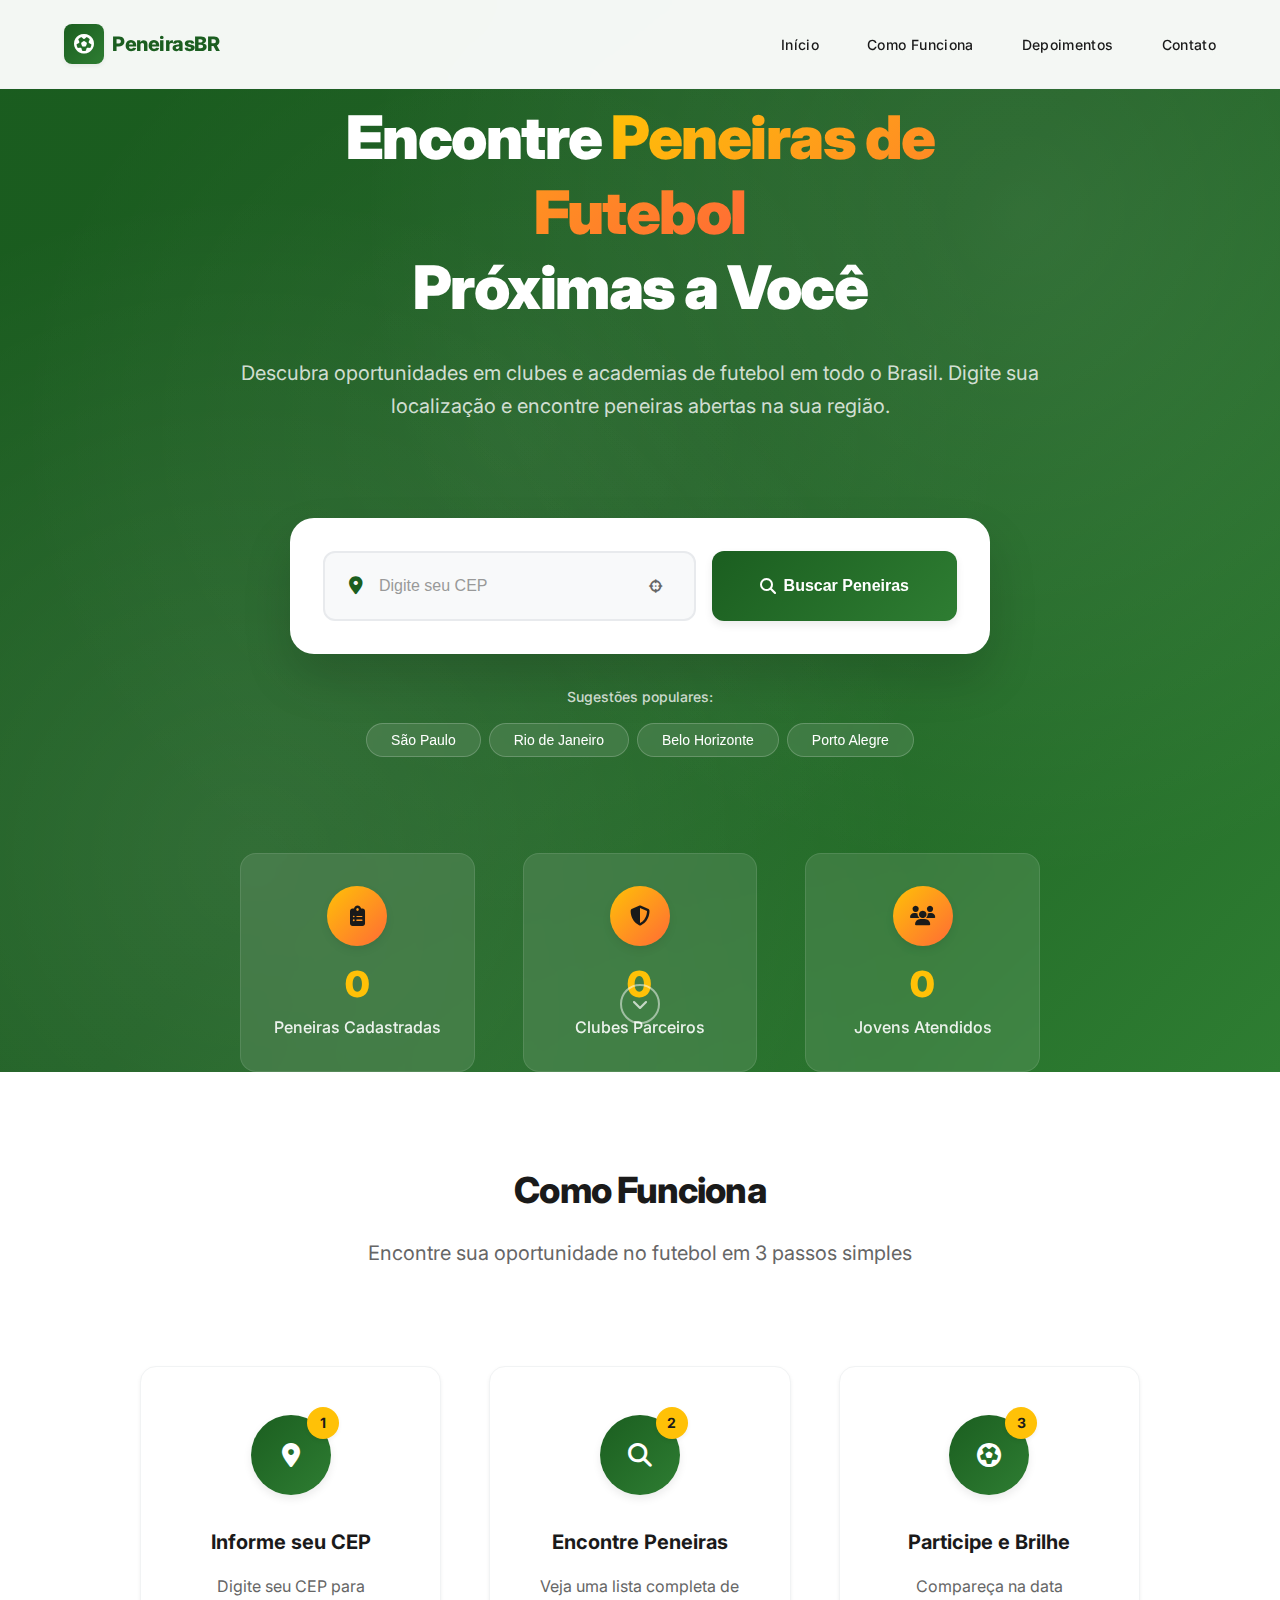
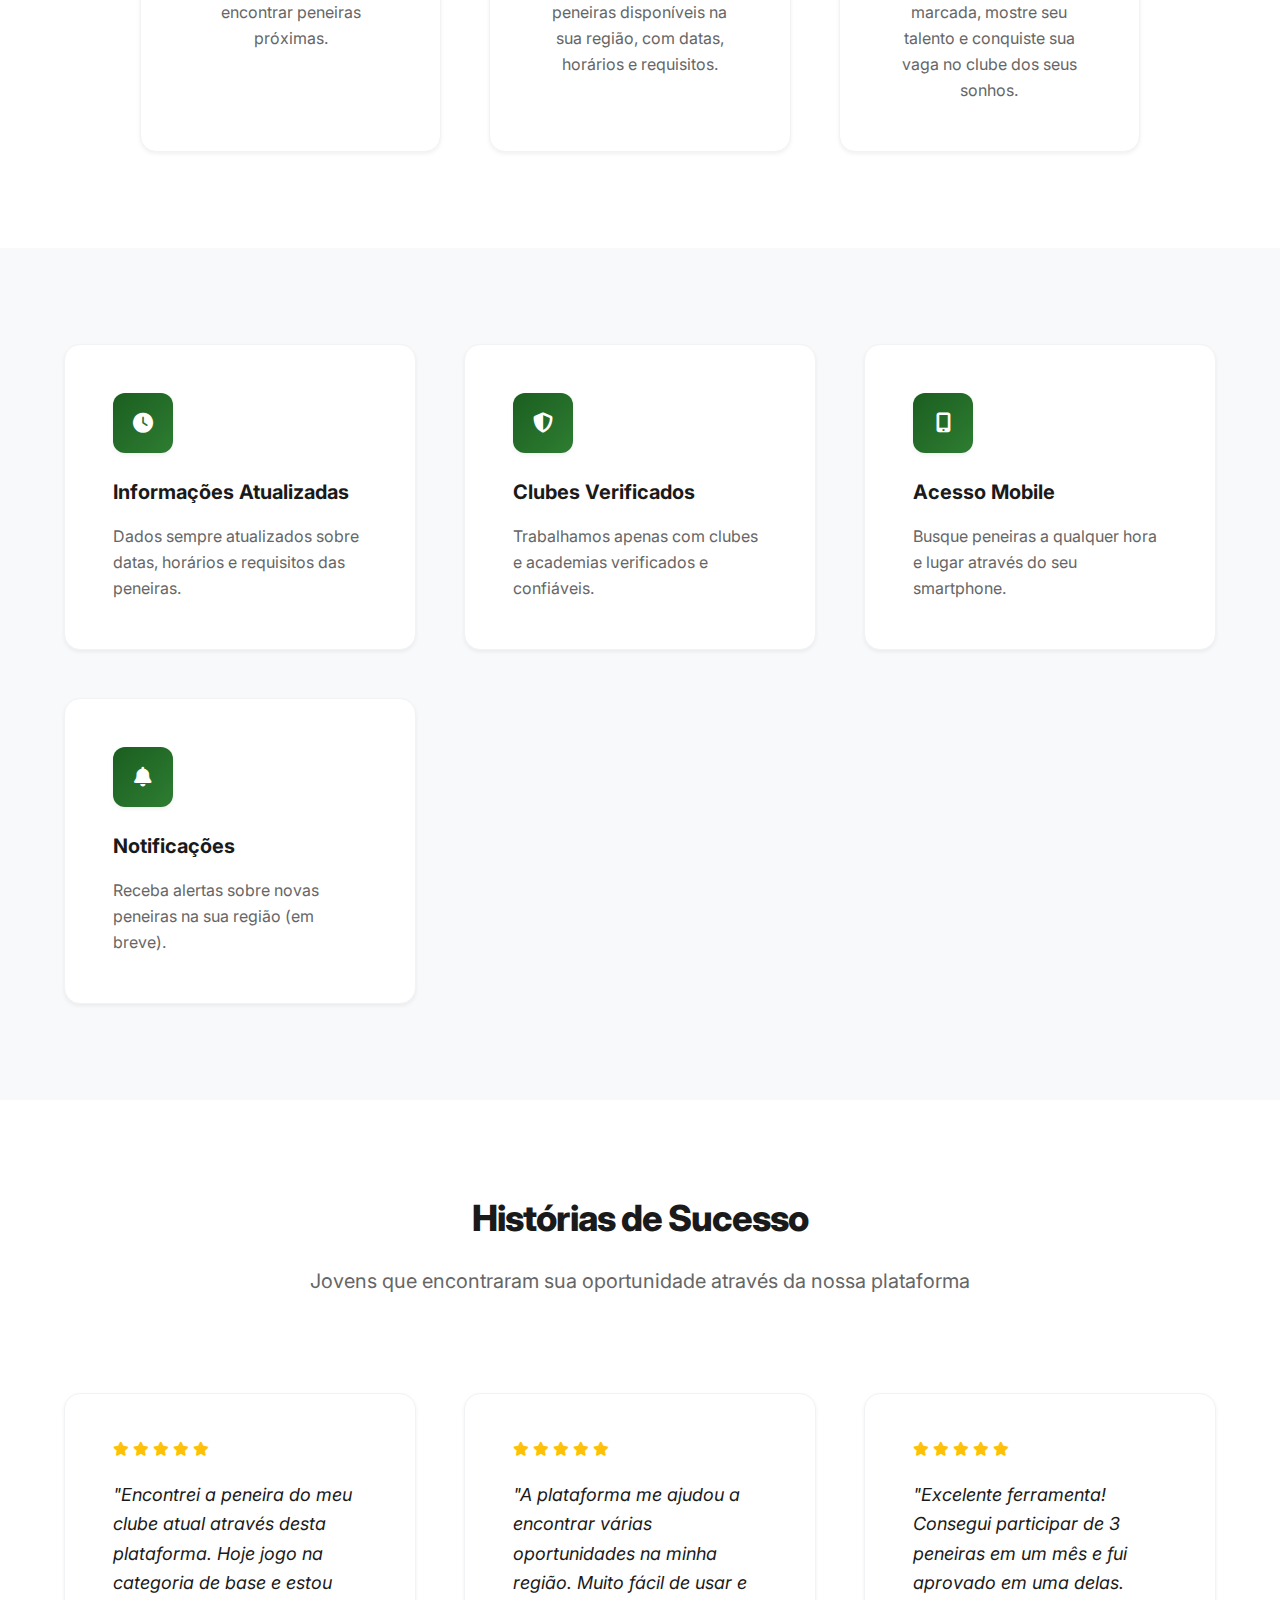
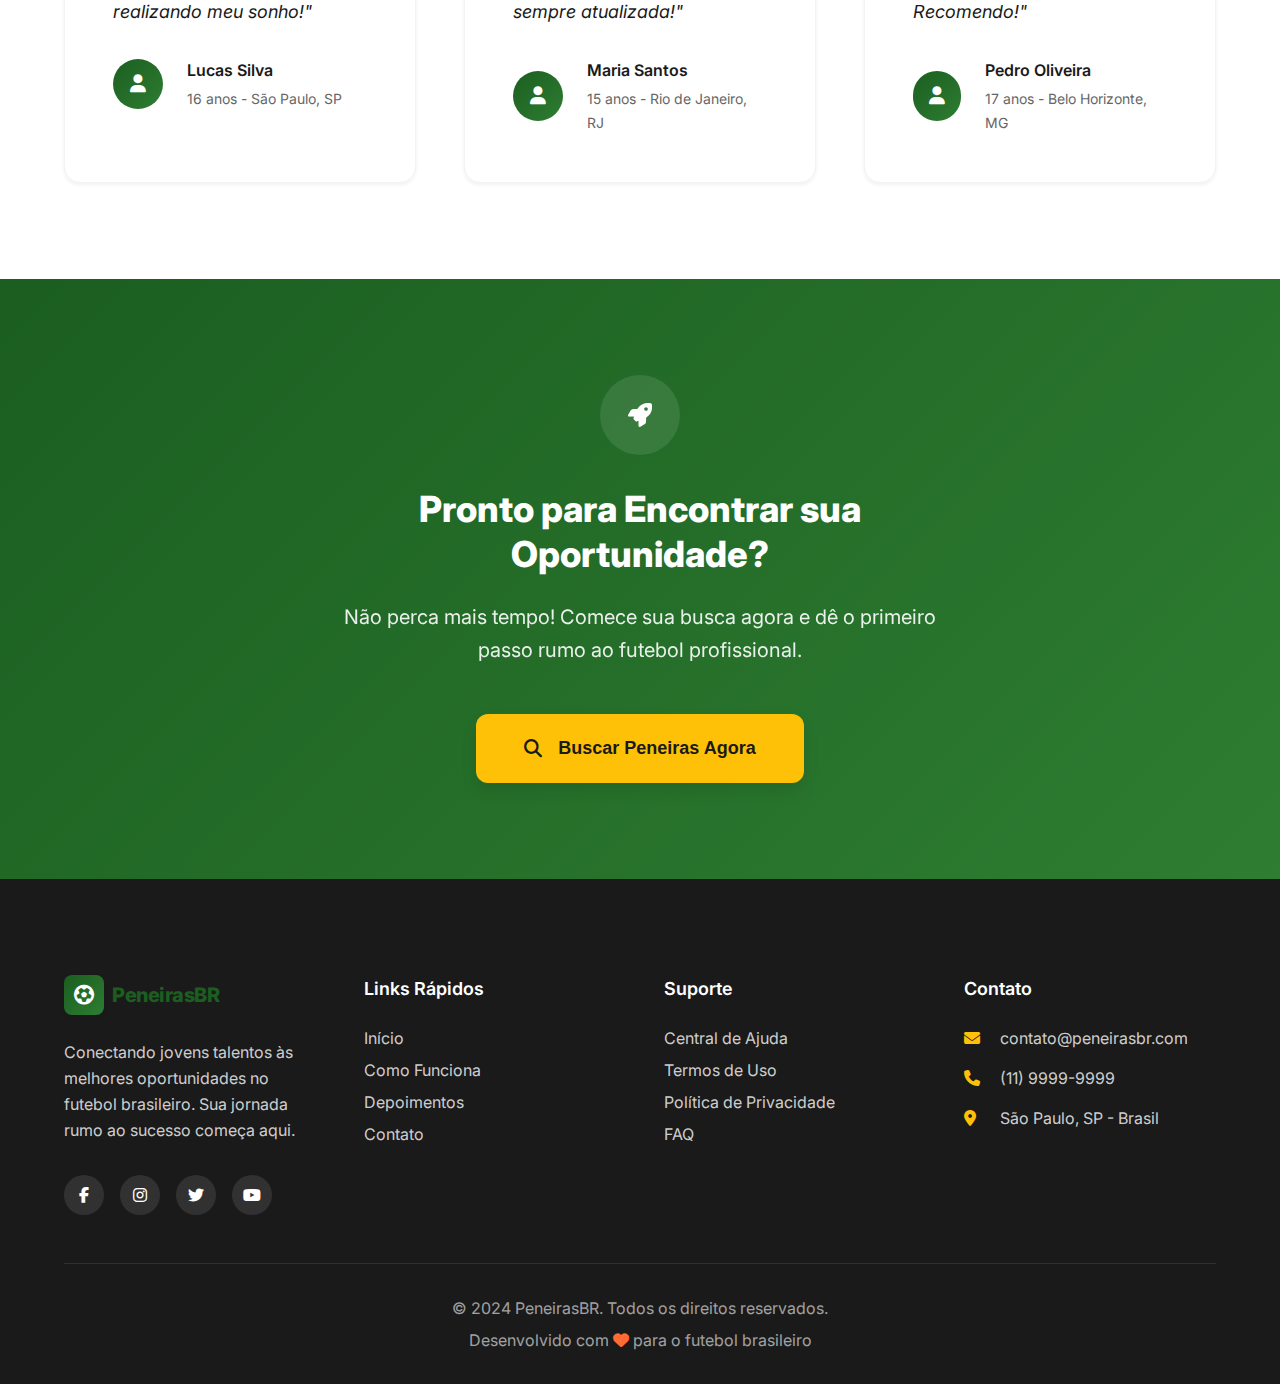
<file: index.html>
<!DOCTYPE html>
<html lang="pt-BR">
<head>
    <meta charset="UTF-8">
    <meta name="viewport" content="width=device-width, initial-scale=1.0">
    <title>PeneirasBR - Encontre Oportunidades no Futebol</title>
    <meta name="description" content="Encontre peneiras de futebol próximas à sua localização. Descubra oportunidades em clubes e academias de futebol em todo o Brasil.">
    <link rel="stylesheet" href="style.css">
    <link href="https://fonts.googleapis.com/css2?family=Inter:wght@300;400;500;600;700;800;900&display=swap" rel="stylesheet">
    <link rel="stylesheet" href="https://cdnjs.cloudflare.com/ajax/libs/font-awesome/6.4.0/css/all.min.css">
    <link rel="icon" href="data:image/svg+xml,<svg xmlns='http://www.w3.org/2000/svg' viewBox='0 0 100 100'><text y='.9em' font-size='90'>⚽</text></svg>">
</head>
<body>
    <!-- Header -->
    <header class="header">
        <nav class="nav">
            <div class="nav-container">
                <div class="nav-logo">
                    <div class="logo-icon">
                        <i class="fas fa-futbol"></i>
                    </div>
                    <span class="logo-text">PeneirasBR</span>
                </div>
                <ul class="nav-menu">
                    <li><a href="#inicio" class="nav-link">Início</a></li>
                    <li><a href="#como-funciona" class="nav-link">Como Funciona</a></li>
                    <li><a href="#depoimentos" class="nav-link">Depoimentos</a></li>
                    <li><a href="#contato" class="nav-link">Contato</a></li>
                </ul>
                <div class="nav-toggle" id="nav-toggle">
                    <span></span>
                    <span></span>
                    <span></span>
                </div>
            </div>
        </nav>
    </header>

    <!-- Hero Section -->
    <section id="inicio" class="hero">
        <div class="hero-background">
            <div class="hero-overlay"></div>
            <div class="hero-particles"></div>
        </div>
        <div class="hero-content">
            <div class="container">
                <div class="hero-text">
                    <h1 class="hero-title">
                        Encontre <span class="highlight">Peneiras de Futebol</span> 
                        <br>Próximas a Você
                    </h1>
                    <p class="hero-description">
                        Descubra oportunidades em clubes e academias de futebol em todo o Brasil. 
                        Digite sua localização e encontre peneiras abertas na sua região.
                    </p>
                </div>
                
                <div class="search-container">
                    <div class="search-box">
                        <div class="search-input-group">
                            <div class="input-wrapper">
                                <i class="fas fa-map-marker-alt search-icon"></i>
                                <input 
                                    type="number" 
                                    id="cep-input" 
                                    placeholder="Digite seu CEP"
                                    class="search-input"
                                >
                                <button type="button" id="get-location-btn" class="location-btn" title="Usar minha localização atual">
                                    <i class="fas fa-crosshairs"></i>
                                </button>
                            </div>
                            <button type="button" id="search-btn" class="search-button">
                                <i class="fas fa-search"></i>
                                <span>Buscar Peneiras</span>
                            </button>
                        </div>
                    </div>
                    
                    <div class="search-suggestions">
                        <span class="suggestions-label">Sugestões populares:</span>
                        <div class="suggestions-buttons">
                            <button class="suggestion-btn" data-location="São Paulo, SP">São Paulo</button>
                            <button class="suggestion-btn" data-location="Rio de Janeiro, RJ">Rio de Janeiro</button>
                            <button class="suggestion-btn" data-location="Belo Horizonte, MG">Belo Horizonte</button>
                            <button class="suggestion-btn" data-location="Porto Alegre, RS">Porto Alegre</button>
                        </div>
                    </div>
                </div>

                <div class="hero-stats">
                    <div class="stat-item">
                        <div class="stat-icon">
                            <i class="fas fa-clipboard-list"></i>
                        </div>
                        <span class="stat-number" data-target="10000">0</span>
                        <span class="stat-label">Peneiras Cadastradas</span>
                    </div>
                    <div class="stat-item">
                        <div class="stat-icon">
                            <i class="fas fa-shield-alt"></i>
                        </div>
                        <span class="stat-number" data-target="350">0</span>
                        <span class="stat-label">Clubes Parceiros</span>
                    </div>
                    <div class="stat-item">
                        <div class="stat-icon">
                            <i class="fas fa-users"></i>
                        </div>
                        <span class="stat-number" data-target="100000">0</span>
                        <span class="stat-label">Jovens Atendidos</span>
                    </div>
                </div>
            </div>
        </div>
        <div class="scroll-indicator">
            <div class="scroll-arrow">
                <i class="fas fa-chevron-down"></i>
            </div>
        </div>
    </section>

    <!-- Results Section -->
    <section id="results" class="results-section" style="display: none;">
        <div class="container">
            <div class="results-header">
                <h2 class="section-title">Peneiras Encontradas</h2>
                <div class="results-filters">
                    <button class="filter-btn active" data-filter="all">Todas</button>
                    <button class="filter-btn" data-filter="distance">Mais Próximas</button>
                    <button class="filter-btn" data-filter="date">Mais Recentes</button>
                </div>
            </div>
            <div id="results-container" class="results-grid">
                <!-- Results will be populated by JavaScript -->
            </div>
            <div id="no-results" class="no-results" style="display: none;">
                <div class="no-results-icon">
                    <i class="fas fa-search"></i>
                </div>
                <h3>Nenhuma peneira encontrada</h3>
                <p>Não encontramos peneiras na sua região no momento. Tente expandir sua busca ou verifique novamente em breve.</p>
                <button class="btn-primary" onclick="document.getElementById('cep-input').focus()">
                    Tentar Nova Busca
                </button>
            </div>
        </div>
    </section>

    <!-- How It Works Section -->
    <section id="como-funciona" class="how-it-works">
        <div class="container">
            <div class="section-header">
                <h2 class="section-title">Como Funciona</h2>
                <p class="section-subtitle">Encontre sua oportunidade no futebol em 3 passos simples</p>
            </div>
            
            <div class="steps-container">
                <div class="steps-grid">
                    <div class="step-card" data-step="1">
                        <div class="step-icon">
                            <i class="fas fa-map-marker-alt"></i>
                            <span class="step-number">1</span>
                        </div>
                        <div class="step-content">
                            <h3>Informe seu CEP</h3>
                            <p>Digite seu CEP para encontrar peneiras próximas.</p>
                        </div>
                    </div>
                    
                    <div class="step-card" data-step="2">
                        <div class="step-icon">
                            <i class="fas fa-search"></i>
                            <span class="step-number">2</span>
                        </div>
                        <div class="step-content">
                            <h3>Encontre Peneiras</h3>
                            <p>Veja uma lista completa de peneiras disponíveis na sua região, com datas, horários e requisitos.</p>
                        </div>
                    </div>
                    
                    <div class="step-card" data-step="3">
                        <div class="step-icon">
                            <i class="fas fa-futbol"></i>
                            <span class="step-number">3</span>
                        </div>
                        <div class="step-content">
                            <h3>Participe e Brilhe</h3>
                            <p>Compareça na data marcada, mostre seu talento e conquiste sua vaga no clube dos seus sonhos.</p>
                        </div>
                    </div>
                </div>
                <div class="steps-connector"></div>
            </div>
        </div>
    </section>

    <!-- Features Section -->
    <section class="features">
        <div class="container">
            <div class="features-grid">
                <div class="feature-card">
                    <div class="feature-icon">
                        <i class="fas fa-clock"></i>
                    </div>
                    <div class="feature-content">
                        <h3>Informações Atualizadas</h3>
                        <p>Dados sempre atualizados sobre datas, horários e requisitos das peneiras.</p>
                    </div>
                </div>
                
                <div class="feature-card">
                    <div class="feature-icon">
                        <i class="fas fa-shield-alt"></i>
                    </div>
                    <div class="feature-content">
                        <h3>Clubes Verificados</h3>
                        <p>Trabalhamos apenas com clubes e academias verificados e confiáveis.</p>
                    </div>
                </div>
                
                <div class="feature-card">
                    <div class="feature-icon">
                        <i class="fas fa-mobile-alt"></i>
                    </div>
                    <div class="feature-content">
                        <h3>Acesso Mobile</h3>
                        <p>Busque peneiras a qualquer hora e lugar através do seu smartphone.</p>
                    </div>
                </div>
                
                <div class="feature-card">
                    <div class="feature-icon">
                        <i class="fas fa-bell"></i>
                    </div>
                    <div class="feature-content">
                        <h3>Notificações</h3>
                        <p>Receba alertas sobre novas peneiras na sua região (em breve).</p>
                    </div>
                </div>
            </div>
        </div>
    </section>

    <!-- Testimonials Section -->
    <section id="depoimentos" class="testimonials">
        <div class="container">
            <div class="section-header">
                <h2 class="section-title">Histórias de Sucesso</h2>
                <p class="section-subtitle">Jovens que encontraram sua oportunidade através da nossa plataforma</p>
            </div>
            
            <div class="testimonials-grid">
                <div class="testimonial-card">
                    <div class="testimonial-rating">
                        <i class="fas fa-star"></i>
                        <i class="fas fa-star"></i>
                        <i class="fas fa-star"></i>
                        <i class="fas fa-star"></i>
                        <i class="fas fa-star"></i>
                    </div>
                    <div class="testimonial-content">
                        <p>"Encontrei a peneira do meu clube atual através desta plataforma. Hoje jogo na categoria de base e estou realizando meu sonho!"</p>
                    </div>
                    <div class="testimonial-author">
                        <div class="author-avatar">
                            <i class="fas fa-user"></i>
                        </div>
                        <div class="author-info">
                            <h4>Lucas Silva</h4>
                            <span>16 anos - São Paulo, SP</span>
                        </div>
                    </div>
                </div>
                
                <div class="testimonial-card">
                    <div class="testimonial-rating">
                        <i class="fas fa-star"></i>
                        <i class="fas fa-star"></i>
                        <i class="fas fa-star"></i>
                        <i class="fas fa-star"></i>
                        <i class="fas fa-star"></i>
                    </div>
                    <div class="testimonial-content">
                        <p>"A plataforma me ajudou a encontrar várias oportunidades na minha região. Muito fácil de usar e sempre atualizada!"</p>
                    </div>
                    <div class="testimonial-author">
                        <div class="author-avatar">
                            <i class="fas fa-user"></i>
                        </div>
                        <div class="author-info">
                            <h4>Maria Santos</h4>
                            <span>15 anos - Rio de Janeiro, RJ</span>
                        </div>
                    </div>
                </div>
                
                <div class="testimonial-card">
                    <div class="testimonial-rating">
                        <i class="fas fa-star"></i>
                        <i class="fas fa-star"></i>
                        <i class="fas fa-star"></i>
                        <i class="fas fa-star"></i>
                        <i class="fas fa-star"></i>
                    </div>
                    <div class="testimonial-content">
                        <p>"Excelente ferramenta! Consegui participar de 3 peneiras em um mês e fui aprovado em uma delas. Recomendo!"</p>
                    </div>
                    <div class="testimonial-author">
                        <div class="author-avatar">
                            <i class="fas fa-user"></i>
                        </div>
                        <div class="author-info">
                            <h4>Pedro Oliveira</h4>
                            <span>17 anos - Belo Horizonte, MG</span>
                        </div>
                    </div>
                </div>
            </div>
        </div>
    </section>

    <!-- CTA Section -->
    <section class="cta">
        <div class="container">
            <div class="cta-content">
                <div class="cta-icon">
                    <i class="fas fa-rocket"></i>
                </div>
                <h2>Pronto para Encontrar sua Oportunidade?</h2>
                <p>Não perca mais tempo! Comece sua busca agora e dê o primeiro passo rumo ao futebol profissional.</p>
                <button class="cta-button" onclick="document.getElementById('location-input').focus(); document.getElementById('inicio').scrollIntoView({behavior: 'smooth'})">
                    <i class="fas fa-search"></i>
                    <span>Buscar Peneiras Agora</span>
                </button>
            </div>
        </div>
    </section>

    <!-- Footer -->
    <footer id="contato" class="footer">
        <div class="container">
            <div class="footer-content">
                <div class="footer-section footer-brand">
                    <div class="footer-logo">
                        <div class="logo-icon">
                            <i class="fas fa-futbol"></i>
                        </div>
                        <span class="logo-text">PeneirasBR</span>
                    </div>
                    <p class="footer-description">
                        Conectando jovens talentos às melhores oportunidades no futebol brasileiro. 
                        Sua jornada rumo ao sucesso começa aqui.
                    </p>
                    <div class="footer-social">
                        <a href="#" class="social-link" aria-label="Facebook">
                            <i class="fab fa-facebook-f"></i>
                        </a>
                        <a href="#" class="social-link" aria-label="Instagram">
                            <i class="fab fa-instagram"></i>
                        </a>
                        <a href="#" class="social-link" aria-label="Twitter">
                            <i class="fab fa-twitter"></i>
                        </a>
                        <a href="#" class="social-link" aria-label="YouTube">
                            <i class="fab fa-youtube"></i>
                        </a>
                    </div>
                </div>
                
                <div class="footer-section">
                    <h3 class="footer-title">Links Rápidos</h3>
                    <ul class="footer-links">
                        <li><a href="#inicio">Início</a></li>
                        <li><a href="#como-funciona">Como Funciona</a></li>
                        <li><a href="#depoimentos">Depoimentos</a></li>
                        <li><a href="#contato">Contato</a></li>
                    </ul>
                </div>
                
                <div class="footer-section">
                    <h3 class="footer-title">Suporte</h3>
                    <ul class="footer-links">
                        <li><a href="#">Central de Ajuda</a></li>
                        <li><a href="#">Termos de Uso</a></li>
                        <li><a href="#">Política de Privacidade</a></li>
                        <li><a href="#">FAQ</a></li>
                    </ul>
                </div>
                
                <div class="footer-section">
                    <h3 class="footer-title">Contato</h3>
                    <div class="footer-contact">
                        <div class="contact-item">
                            <i class="fas fa-envelope"></i>
                            <span>contato@peneirasbr.com</span>
                        </div>
                        <div class="contact-item">
                            <i class="fas fa-phone"></i>
                            <span>(11) 9999-9999</span>
                        </div>
                        <div class="contact-item">
                            <i class="fas fa-map-marker-alt"></i>
                            <span>São Paulo, SP - Brasil</span>
                        </div>
                    </div>
                </div>
            </div>
            
            <div class="footer-bottom">
                <div class="footer-bottom-content">
                    <p>&copy; 2024 PeneirasBR. Todos os direitos reservados.</p>
                    <p class="footer-credits">Desenvolvido com <i class="fas fa-heart"></i> para o futebol brasileiro</p>
                </div>
            </div>
        </div>
    </footer>

    <!-- Loading Overlay -->
    <div id="loading-overlay" class="loading-overlay" style="display: none;">
        <div class="loading-content">
            <div class="loading-spinner">
                <div class="spinner-ring"></div>
                <div class="spinner-ring"></div>
                <div class="spinner-ring"></div>
                <div class="spinner-ring"></div>
            </div>
            <div class="loading-text">
                <h3>Buscando peneiras...</h3>
                <p id="loading-address">Aguarde enquanto localizamos as melhores oportunidades para você</p>
                <p id="loading-neighborhood" class="loading-detail"></p>
            </div>
        </div>
    </div>

    <!-- Modal de Informações da Peneira -->
    <div id="peneira-modal" class="modal-overlay" style="display: none;">
        <div class="modal-container">
            <div class="modal-header">
                <h2 id="modal-title" class="modal-title">Informações da Peneira</h2>
                <button class="modal-close" onclick="closePeneiraModal()">
                    <i class="fas fa-times"></i>
                </button>
            </div>
            <div class="modal-content">
                <div class="modal-info-grid">
                    <div class="modal-info-section">
                        <h3><i class="fas fa-shield-alt"></i> Clube</h3>
                        <p id="modal-clube"></p>
                    </div>
                    <div class="modal-info-section">
                        <h3><i class="fas fa-calendar-alt"></i> Data e Horário</h3>
                        <p id="modal-data-horario"></p>
                    </div>
                    <div class="modal-info-section">
                        <h3><i class="fas fa-map-marker-alt"></i> Local</h3>
                        <p id="modal-endereco"></p>
                    </div>
                    <div class="modal-info-section">
                        <h3><i class="fas fa-users"></i> Categoria</h3>
                        <p id="modal-categoria"></p>
                    </div>
                    <div class="modal-info-section">
                        <h3><i class="fas fa-clipboard-list"></i> Requisitos</h3>
                        <p id="modal-requisitos"></p>
                    </div>
                    <div class="modal-info-section">
                        <h3><i class="fas fa-phone"></i> Contato</h3>
                        <p id="modal-contato"></p>
                    </div>
                    <div class="modal-info-section">
                        <h3><i class="fas fa-clock"></i> Prazo de Inscrição</h3>
                        <p id="modal-prazo"></p>
                    </div>
                    <div class="modal-info-section">
                        <h3><i class="fas fa-chart-bar"></i> Disponibilidade</h3>
                        <div id="modal-vagas-info">
                            <p id="modal-vagas"></p>
                            <div class="modal-availability-bar">
                                <div id="modal-availability-progress" class="modal-availability-progress"></div>
                            </div>
                        </div>
                    </div>
                </div>
                <div class="modal-actions">
                    <button class="btn-primary modal-btn" onclick="window.location.href='https://futebolaqui.onrender.com/ficha'">
                        <i class="fas fa-user-plus"></i>
                        Me inscrever
                    </button>
                </div>
            </div>
        </div>
    </div>

    <!-- Back to Top Button -->
    <button id="back-to-top" class="back-to-top" style="display: none;">
        <i class="fas fa-chevron-up"></i>
    </button>

    <!-- Notification Container -->
    <div id="notification-container" class="notification-container"></div>

    <!-- Scripts -->
    <script src="script.js"></script>
</body>
</html>
</file>
<file: style.css>
/* Reset e configurações globais */
* {
    margin: 0;
    padding: 0;
    box-sizing: border-box;
    max-width: 100%;
}

*,
*::before,
*::after {
    box-sizing: border-box;
}

:root {
    /* Cores principais */
    --primary-color: #1B5E20;
    --primary-light: #2E7D32;
    --primary-lighter: #4CAF50;
    --primary-dark: #0D3F0F;
    
    /* Cores secundárias */
    --secondary-color: #FF6B35;
    --secondary-light: #FF8A65;
    --secondary-dark: #E64A19;
    
    /* Cores de apoio */
    --accent-color: #FFC107;
    --accent-light: #FFD54F;
    --accent-dark: #FF8F00;
    
    /* Cores neutras */
    --text-primary: #1A1A1A;
    --text-secondary: #666666;
    --text-tertiary: #999999;
    --text-light: #FFFFFF;
    --text-muted: rgba(255, 255, 255, 0.8);
    
    /* Backgrounds */
    --bg-primary: #FFFFFF;
    --bg-secondary: #F8F9FA;
    --bg-tertiary: #F1F3F4;
    --bg-dark: #1A1A1A;
    
    /* Bordas e divisores */
    --border-color: #E8EAED;
    --border-light: #F1F3F4;
    --border-dark: #DADCE0;
    
    /* Sombras */
    --shadow-xs: 0 1px 2px rgba(0, 0, 0, 0.05);
    --shadow-sm: 0 2px 4px rgba(0, 0, 0, 0.06);
    --shadow-md: 0 4px 8px rgba(0, 0, 0, 0.08);
    --shadow-lg: 0 8px 16px rgba(0, 0, 0, 0.1);
    --shadow-xl: 0 16px 32px rgba(0, 0, 0, 0.12);
    --shadow-2xl: 0 24px 48px rgba(0, 0, 0, 0.15);
    
    /* Raios de borda */
    --radius-xs: 4px;
    --radius-sm: 6px;
    --radius-md: 8px;
    --radius-lg: 12px;
    --radius-xl: 16px;
    --radius-2xl: 24px;
    --radius-full: 9999px;
    
    /* Espaçamentos */
    --space-xs: 0.25rem;
    --space-sm: 0.5rem;
    --space-md: 1rem;
    --space-lg: 1.5rem;
    --space-xl: 2rem;
    --space-2xl: 3rem;
    --space-3xl: 4rem;
    --space-4xl: 6rem;
    
    /* Tipografia */
    --font-family-primary: 'Inter', -apple-system, BlinkMacSystemFont, 'Segoe UI', Roboto, sans-serif;
    --font-size-xs: 0.75rem;
    --font-size-sm: 0.875rem;
    --font-size-base: 1rem;
    --font-size-lg: 1.125rem;
    --font-size-xl: 1.25rem;
    --font-size-2xl: 1.5rem;
    --font-size-3xl: 1.875rem;
    --font-size-4xl: 2.25rem;
    --font-size-5xl: 3rem;
    --font-size-6xl: 3.75rem;
    
    /* Line heights */
    --leading-tight: 1.25;
    --leading-snug: 1.375;
    --leading-normal: 1.5;
    --leading-relaxed: 1.625;
    --leading-loose: 2;
    
    /* Transições */
    --transition-fast: 150ms cubic-bezier(0.4, 0, 0.2, 1);
    --transition-normal: 300ms cubic-bezier(0.4, 0, 0.2, 1);
    --transition-slow: 500ms cubic-bezier(0.4, 0, 0.2, 1);
    
    /* Z-index */
    --z-dropdown: 1000;
    --z-sticky: 1020;
    --z-fixed: 1030;
    --z-modal-backdrop: 1040;
    --z-modal: 1050;
    --z-popover: 1060;
    --z-tooltip: 1070;
}

/* Base styles */
html {
    scroll-behavior: smooth;
    font-size: 16px;
    overflow-x: hidden;
}

body {
    font-family: var(--font-family-primary);
    font-size: var(--font-size-base);
    line-height: var(--leading-normal);
    color: var(--text-primary);
    background-color: var(--bg-primary);
    -webkit-font-smoothing: antialiased;
    -moz-osx-font-smoothing: grayscale;
    overflow-x: hidden;
    max-width: 100vw;
}

/* Container */
.container {
    max-width: 1200px;
    margin: 0 auto;
    padding: 0 var(--space-lg);
}

@media (max-width: 768px) {
    .container {
        padding: 0 var(--space-md);
    }
}

/* Header */
.header {
    position: fixed;
    top: 0;
    left: 0;
    right: 0;
    background: rgba(255, 255, 255, 0.95);
    backdrop-filter: blur(20px);
    border-bottom: 1px solid var(--border-light);
    z-index: var(--z-fixed);
    transition: all var(--transition-normal);
}

.header.scrolled {
    background: rgba(255, 255, 255, 0.98);
    box-shadow: var(--shadow-sm);
}

.nav-container {
    display: flex;
    align-items: center;
    justify-content: space-between;
    padding: var(--space-lg) 0;
    max-width: 1200px;
    margin: 0 auto;
    padding-left: var(--space-lg);
    padding-right: var(--space-lg);
}

.nav-logo {
    display: flex;
    align-items: center;
    gap: var(--space-sm);
    text-decoration: none;
    transition: transform var(--transition-fast);
}

.nav-logo:hover {
    transform: scale(1.05);
}

.logo-icon {
    width: 40px;
    height: 40px;
    background: linear-gradient(135deg, var(--primary-color) 0%, var(--primary-light) 100%);
    border-radius: var(--radius-md);
    display: flex;
    align-items: center;
    justify-content: center;
    color: var(--text-light);
    font-size: var(--font-size-xl);
    box-shadow: var(--shadow-sm);
}

.logo-text {
    font-size: var(--font-size-xl);
    font-weight: 800;
    color: var(--primary-color);
    letter-spacing: -0.025em;
}

.nav-menu {
    display: flex;
    list-style: none;
    gap: var(--space-2xl);
    align-items: center;
}

.nav-link {
    text-decoration: none;
    color: var(--text-primary);
    font-weight: 500;
    font-size: var(--font-size-sm);
    letter-spacing: 0.025em;
    position: relative;
    padding: var(--space-sm) 0;
    transition: color var(--transition-fast);
}

.nav-link:hover {
    color: var(--primary-color);
}

.nav-link::after {
    content: '';
    position: absolute;
    bottom: 0;
    left: 0;
    width: 0;
    height: 2px;
    background: linear-gradient(90deg, var(--primary-color), var(--secondary-color));
    transition: width var(--transition-normal);
}

.nav-link:hover::after {
    width: 100%;
}

.nav-toggle {
    display: none;
    flex-direction: column;
    cursor: pointer;
    gap: 4px;
    padding: var(--space-sm);
    border-radius: var(--radius-sm);
    transition: background-color var(--transition-fast);
}

.nav-toggle:hover {
    background-color: var(--bg-secondary);
}

.nav-toggle span {
    width: 24px;
    height: 2px;
    background: var(--text-primary);
    transition: all var(--transition-normal);
    border-radius: var(--radius-xs);
}

/* Hero Section */
.hero {
    position: relative;
    min-height: 100vh;
    display: flex;
    align-items: center;
    overflow: hidden;
}

.hero-background {
    position: absolute;
    top: 0;
    left: 0;
    right: 0;
    bottom: 0;
    background: linear-gradient(135deg, var(--primary-dark) 0%, var(--primary-color) 50%, var(--primary-light) 100%);
}

.hero-overlay {
    position: absolute;
    top: 0;
    left: 0;
    right: 0;
    bottom: 0;
    background: linear-gradient(135deg, 
        rgba(27, 94, 32, 0.95) 0%, 
        rgba(27, 94, 32, 0.85) 50%, 
        rgba(46, 125, 50, 0.9) 100%);
}

.hero-particles {
    position: absolute;
    top: 0;
    left: 0;
    right: 0;
    bottom: 0;
    background-image: 
        radial-gradient(circle at 20% 80%, rgba(255, 255, 255, 0.1) 0%, transparent 50%),
        radial-gradient(circle at 80% 20%, rgba(255, 255, 255, 0.1) 0%, transparent 50%),
        radial-gradient(circle at 40% 40%, rgba(255, 255, 255, 0.05) 0%, transparent 50%);
    animation: float 20s ease-in-out infinite;
}

@keyframes float {
    0%, 100% { transform: translateY(0px) rotate(0deg); }
    50% { transform: translateY(-20px) rotate(180deg); }
}

.hero-content {
    position: relative;
    z-index: 2;
    width: 100%;
    padding-top: 100px;
}

.hero-text {
    text-align: center;
    margin-bottom: var(--space-4xl);
    max-width: 800px;
    margin-left: auto;
    margin-right: auto;
}

.hero-title {
    font-size: clamp(var(--font-size-4xl), 6vw, var(--font-size-6xl));
    font-weight: 900;
    color: var(--text-light);
    margin-bottom: var(--space-xl);
    line-height: var(--leading-tight);
    letter-spacing: -0.025em;
}

.highlight {
    background: linear-gradient(135deg, var(--accent-color) 0%, var(--secondary-color) 100%);
    -webkit-background-clip: text;
    -webkit-text-fill-color: transparent;
    background-clip: text;
    position: relative;
}

.hero-description {
    font-size: var(--font-size-xl);
    color: var(--text-muted);
    line-height: var(--leading-relaxed);
    font-weight: 400;
}

/* Search Container */
.search-container {
    max-width: 700px;
    margin: 0 auto var(--space-4xl);
}

.search-box {
    background: var(--bg-primary);
    border-radius: var(--radius-2xl);
    padding: var(--space-xl);
    box-shadow: var(--shadow-2xl);
    backdrop-filter: blur(10px);
    border: 1px solid rgba(255, 255, 255, 0.1);
}

.search-input-group {
    display: flex;
    gap: var(--space-md);
    align-items: stretch;
}

.input-wrapper {
    flex: 1;
    position: relative;
    display: flex;
    align-items: center;
    background: var(--bg-secondary);
    border: 2px solid var(--border-color);
    border-radius: var(--radius-lg);
    padding: 0 var(--space-lg);
    transition: all var(--transition-normal);
}

.input-wrapper:focus-within {
    border-color: var(--primary-color);
    box-shadow: 0 0 0 4px rgba(27, 94, 32, 0.1);
    background: var(--bg-primary);
}

.search-icon {
    color: var(--primary-color);
    font-size: var(--font-size-lg);
    margin-right: var(--space-md);
}

.search-input {
    flex: 1;
    border: none;
    outline: none;
    background: transparent;
    font-size: var(--font-size-base);
    color: var(--text-primary);
    padding: var(--space-lg) 0;
    font-weight: 500;
}

.search-input::placeholder {
    color: var(--text-tertiary);
    font-weight: 400;
}

.location-btn {
    background: transparent;
    border: none;
    color: var(--text-secondary);
    cursor: pointer;
    padding: var(--space-sm);
    border-radius: var(--radius-sm);
    transition: all var(--transition-fast);
    margin-left: var(--space-sm);
}

.location-btn:hover {
    background: var(--primary-color);
    color: var(--text-light);
    transform: scale(1.1);
}

.search-button {
    background: linear-gradient(135deg, var(--primary-color) 0%, var(--primary-light) 100%);
    color: var(--text-light);
    border: none;
    border-radius: var(--radius-lg);
    padding: var(--space-lg) var(--space-2xl);
    font-size: var(--font-size-base);
    font-weight: 600;
    cursor: pointer;
    transition: all var(--transition-normal);
    display: flex;
    align-items: center;
    gap: var(--space-sm);
    white-space: nowrap;
    box-shadow: var(--shadow-md);
}

.search-button:hover {
    transform: translateY(-2px);
    box-shadow: var(--shadow-lg);
    background: linear-gradient(135deg, var(--primary-light) 0%, var(--primary-lighter) 100%);
}

.search-button:active {
    transform: translateY(0);
}

.search-suggestions {
    margin-top: var(--space-xl);
    text-align: center;
}

.suggestions-label {
    color: var(--text-muted);
    font-size: var(--font-size-sm);
    font-weight: 500;
    margin-bottom: var(--space-md);
    display: block;
}

.suggestions-buttons {
    display: flex;
    gap: var(--space-sm);
    justify-content: center;
    flex-wrap: wrap;
}

.suggestion-btn {
    background: rgba(255, 255, 255, 0.1);
    color: var(--text-light);
    border: 1px solid rgba(255, 255, 255, 0.2);
    border-radius: var(--radius-full);
    padding: var(--space-sm) var(--space-lg);
    cursor: pointer;
    transition: all var(--transition-normal);
    font-size: var(--font-size-sm);
    font-weight: 500;
    backdrop-filter: blur(10px);
}

.suggestion-btn:hover {
    background: var(--accent-color);
    color: var(--text-primary);
    border-color: var(--accent-color);
    transform: translateY(-2px);
    box-shadow: var(--shadow-md);
}

/* Hero Stats */
.hero-stats {
    display: grid;
    grid-template-columns: repeat(auto-fit, minmax(200px, 1fr));
    gap: var(--space-2xl);
    max-width: 800px;
    margin: 0 auto;
}

.stat-item {
    text-align: center;
    color: var(--text-light);
    padding: var(--space-xl);
    background: rgba(255, 255, 255, 0.1);
    border-radius: var(--radius-xl);
    backdrop-filter: blur(10px);
    border: 1px solid rgba(255, 255, 255, 0.1);
    transition: transform var(--transition-normal);
}

.stat-item:hover {
    transform: translateY(-4px);
}

.stat-icon {
    width: 60px;
    height: 60px;
    background: linear-gradient(135deg, var(--accent-color) 0%, var(--secondary-color) 100%);
    border-radius: var(--radius-full);
    display: flex;
    align-items: center;
    justify-content: center;
    margin: 0 auto var(--space-md);
    font-size: var(--font-size-xl);
    color: var(--text-primary);
    box-shadow: var(--shadow-md);
}

.stat-number {
    display: block;
    font-size: var(--font-size-4xl);
    font-weight: 900;
    color: var(--accent-color);
    margin-bottom: var(--space-sm);
    line-height: var(--leading-tight);
}

.stat-label {
    font-size: var(--font-size-base);
    opacity: 0.9;
    font-weight: 500;
}

/* Scroll Indicator */
.scroll-indicator {
    position: absolute;
    bottom: var(--space-2xl);
    left: 50%;
    transform: translateX(-50%);
    z-index: 3;
}

.scroll-arrow {
    width: 40px;
    height: 40px;
    border: 2px solid rgba(255, 255, 255, 0.5);
    border-radius: var(--radius-full);
    display: flex;
    align-items: center;
    justify-content: center;
    color: rgba(255, 255, 255, 0.7);
    animation: bounce 2s infinite;
    cursor: pointer;
    transition: all var(--transition-normal);
}

.scroll-arrow:hover {
    border-color: var(--accent-color);
    color: var(--accent-color);
    transform: scale(1.1);
}

@keyframes bounce {
    0%, 20%, 50%, 80%, 100% { transform: translateY(0); }
    40% { transform: translateY(-10px); }
    60% { transform: translateY(-5px); }
}

/* Results Section */
.results-section {
    padding: var(--space-4xl) 0;
    background: var(--bg-secondary);
    min-height: 50vh;
}

.results-header {
    display: flex;
    justify-content: space-between;
    align-items: center;
    margin-bottom: var(--space-2xl);
    flex-wrap: wrap;
    gap: var(--space-lg);
}

.section-title {
    font-size: var(--font-size-4xl);
    font-weight: 800;
    color: var(--text-primary);
    line-height: var(--leading-tight);
    letter-spacing: -0.025em;
}

.results-filters {
    display: flex;
    gap: var(--space-sm);
    background: var(--bg-primary);
    padding: var(--space-xs);
    border-radius: var(--radius-lg);
    box-shadow: var(--shadow-sm);
}

.filter-btn {
    background: transparent;
    border: none;
    padding: var(--space-sm) var(--space-lg);
    border-radius: var(--radius-md);
    cursor: pointer;
    font-size: var(--font-size-sm);
    font-weight: 500;
    color: var(--text-secondary);
    transition: all var(--transition-fast);
}

.filter-btn.active,
.filter-btn:hover {
    background: var(--primary-color);
    color: var(--text-light);
}

/* Grid de resultados com 2 colunas */
.results-grid {
    display: grid;
    grid-template-columns: repeat(2, 1fr);
    gap: var(--space-xl);
    align-items: start;
}

.result-card {
    background: var(--bg-primary);
    border-radius: var(--radius-xl);
    padding: var(--space-xl);
    box-shadow: var(--shadow-sm);
    transition: all var(--transition-normal);
    border: 1px solid var(--border-light);
    position: relative;
    overflow: hidden;
    width: 100%;
    height: auto;
}

.result-card::before {
    content: '';
    position: absolute;
    top: 0;
    left: 0;
    width: 4px;
    height: 100%;
    background: linear-gradient(135deg, var(--primary-color) 0%, var(--secondary-color) 100%);
}

.result-card:hover {
    transform: translateY(-4px);
    box-shadow: var(--shadow-lg);
    border-color: var(--primary-color);
}

.card-header {
    display: flex;
    justify-content: space-between;
    align-items: flex-start;
    margin-bottom: var(--space-lg);
    gap: var(--space-md);
}

.card-title-section {
    flex: 1;
}

.card-title {
    font-size: var(--font-size-xl);
    font-weight: 700;
    color: var(--text-primary);
    margin-bottom: var(--space-xs);
    line-height: var(--leading-snug);
}

.card-club {
    color: var(--primary-color);
    font-weight: 600;
    font-size: var(--font-size-base);
}

.card-badges {
    display: flex;
    flex-direction: column;
    gap: var(--space-xs);
    align-items: flex-end;
}

.distance-badge {
    background: linear-gradient(135deg, var(--accent-color) 0%, var(--secondary-color) 100%);
    color: var(--text-primary);
    padding: var(--space-xs) var(--space-md);
    border-radius: var(--radius-full);
    font-size: var(--font-size-sm);
    font-weight: 600;
    box-shadow: var(--shadow-sm);
    white-space: nowrap;
}

.status-badge {
    padding: var(--space-xs) var(--space-md);
    border-radius: var(--radius-full);
    font-size: var(--font-size-xs);
    font-weight: 600;
    text-transform: uppercase;
    letter-spacing: 0.05em;
}

.status-badge.status-open {
    background: rgba(76, 175, 80, 0.1);
    color: var(--primary-color);
    border: 1px solid rgba(76, 175, 80, 0.3);
}

.status-badge.status-limited {
    background: rgba(255, 193, 7, 0.1);
    color: var(--accent-dark);
    border: 1px solid rgba(255, 193, 7, 0.3);
}

.status-badge.status-urgent {
    background: rgba(255, 107, 53, 0.1);
    color: var(--secondary-dark);
    border: 1px solid rgba(255, 107, 53, 0.3);
}

.status-badge.status-closed {
    background: rgba(158, 158, 158, 0.1);
    color: var(--text-secondary);
    border: 1px solid rgba(158, 158, 158, 0.3);
}

.status-banner {
    background: rgba(158, 158, 158, 0.1);
    color: var(--text-secondary);
    padding: var(--space-sm) var(--space-lg);
    border-radius: var(--radius-md);
    margin-bottom: var(--space-lg);
    display: flex;
    align-items: center;
    gap: var(--space-sm);
    font-size: var(--font-size-sm);
    font-weight: 500;
}

.status-banner.closed {
    background: rgba(158, 158, 158, 0.1);
    color: var(--text-secondary);
}

.card-content {
    margin-bottom: var(--space-xl);
}

.event-details {
    margin-bottom: var(--space-lg);
}

.detail-row {
    display: flex;
    align-items: center;
    gap: var(--space-md);
    margin-bottom: var(--space-md);
    font-size: var(--font-size-sm);
    color: var(--text-secondary);
}

.detail-row.primary {
    font-weight: 600;
    color: var(--text-primary);
    font-size: var(--font-size-base);
}

.detail-row i {
    width: 16px;
    color: var(--primary-color);
}

.availability-section {
    margin-bottom: var(--space-lg);
    padding: var(--space-lg);
    background: var(--bg-secondary);
    border-radius: var(--radius-md);
}

.availability-header {
    display: flex;
    justify-content: space-between;
    align-items: center;
    margin-bottom: var(--space-sm);
}

.availability-label {
    font-size: var(--font-size-sm);
    font-weight: 600;
    color: var(--text-primary);
}

.availability-count {
    font-size: var(--font-size-sm);
    color: var(--text-secondary);
}

.availability-bar {
    width: 100%;
    height: 6px;
    background: var(--border-color);
    border-radius: var(--radius-full);
    overflow: hidden;
}

.availability-progress {
    height: 100%;
    background: linear-gradient(90deg, var(--primary-color) 0%, var(--secondary-color) 100%);
    border-radius: var(--radius-full);
    transition: width var(--transition-normal);
}

.deadline-section {
    padding: var(--space-lg);
    background: rgba(255, 193, 7, 0.05);
    border: 1px solid rgba(255, 193, 7, 0.2);
    border-radius: var(--radius-md);
}

.deadline-info {
    display: flex;
    align-items: center;
    gap: var(--space-md);
}

.deadline-info i {
    color: var(--accent-dark);
    font-size: var(--font-size-lg);
}

.deadline-text {
    display: flex;
    flex-direction: column;
    gap: var(--space-xs);
}

.deadline-label {
    font-size: var(--font-size-sm);
    font-weight: 600;
    color: var(--text-primary);
}

.deadline-date {
    font-size: var(--font-size-sm);
    color: var(--text-secondary);
}

.deadline-remaining {
    font-size: var(--font-size-xs);
    font-weight: 600;
    color: var(--accent-dark);
    text-transform: uppercase;
    letter-spacing: 0.05em;
}

.card-actions {
    display: flex;
    gap: var(--space-md);
    align-items: center;
}

.btn-primary {
    background: linear-gradient(135deg, var(--primary-color) 0%, var(--primary-light) 100%);
    color: var(--text-light);
    border: none;
    border-radius: var(--radius-lg);
    padding: var(--space-md) var(--space-xl);
    font-size: var(--font-size-sm);
    font-weight: 600;
    cursor: pointer;
    transition: all var(--transition-normal);
    display: flex;
    align-items: center;
    gap: var(--space-sm);
    flex: 1;
    justify-content: center;
    box-shadow: var(--shadow-sm);
}

.btn-primary:hover {
    transform: translateY(-2px);
    box-shadow: var(--shadow-md);
    background: linear-gradient(135deg, var(--primary-light) 0%, var(--primary-lighter) 100%);
}

.btn-secondary {
    background: var(--bg-secondary);
    color: var(--text-secondary);
    border: 1px solid var(--border-color);
    border-radius: var(--radius-lg);
    padding: var(--space-md);
    cursor: pointer;
    transition: all var(--transition-normal);
    display: flex;
    align-items: center;
    justify-content: center;
    width: 48px;
    height: 48px;
}

.btn-secondary:hover {
    background: var(--primary-color);
    color: var(--text-light);
    border-color: var(--primary-color);
    transform: translateY(-2px);
}

.btn-disabled {
    background: var(--bg-tertiary);
    color: var(--text-tertiary);
    border: 1px solid var(--border-light);
    border-radius: var(--radius-lg);
    padding: var(--space-md) var(--space-xl);
    font-size: var(--font-size-sm);
    font-weight: 600;
    cursor: not-allowed;
    display: flex;
    align-items: center;
    gap: var(--space-sm);
    flex: 1;
    justify-content: center;
}

/* Modal Styles */
.modal-overlay {
    position: fixed;
    top: 0;
    left: 0;
    right: 0;
    bottom: 0;
    background: rgba(0, 0, 0, 0.6);
    backdrop-filter: blur(8px);
    z-index: var(--z-modal);
    display: flex;
    align-items: center;
    justify-content: center;
    padding: var(--space-lg);
    opacity: 0;
    animation: modalFadeIn var(--transition-normal) forwards;
}

@keyframes modalFadeIn {
    to {
        opacity: 1;
    }
}

.modal-container {
    background: var(--bg-primary);
    border-radius: var(--radius-2xl);
    box-shadow: var(--shadow-2xl);
    max-width: 600px;
    width: 100%;
    max-height: 90vh;
    overflow-y: auto;
    transform: scale(0.9) translateY(20px);
    animation: modalSlideIn var(--transition-normal) forwards;
}

@keyframes modalSlideIn {
    to {
        transform: scale(1) translateY(0);
    }
}

.modal-header {
    display: flex;
    justify-content: space-between;
    align-items: center;
    padding: var(--space-2xl) var(--space-2xl) var(--space-lg);
    border-bottom: 1px solid var(--border-light);
}

.modal-title {
    font-size: var(--font-size-2xl);
    font-weight: 700;
    color: var(--text-primary);
    margin: 0;
}

.modal-close {
    background: var(--bg-secondary);
    border: none;
    border-radius: var(--radius-full);
    width: 40px;
    height: 40px;
    display: flex;
    align-items: center;
    justify-content: center;
    cursor: pointer;
    color: var(--text-secondary);
    transition: all var(--transition-fast);
}

.modal-close:hover {
    background: var(--primary-color);
    color: var(--text-light);
    transform: scale(1.1);
}

.modal-content {
    padding: var(--space-2xl);
}

.modal-info-grid {
    display: grid;
    gap: var(--space-xl);
    margin-bottom: var(--space-2xl);
}

.modal-info-section h3 {
    display: flex;
    align-items: center;
    gap: var(--space-sm);
    font-size: var(--font-size-lg);
    font-weight: 600;
    color: var(--primary-color);
    margin-bottom: var(--space-md);
}

.modal-info-section h3 i {
    width: 20px;
    text-align: center;
}

.modal-info-section p {
    font-size: var(--font-size-base);
    color: var(--text-secondary);
    line-height: var(--leading-relaxed);
}

.modal-vagas-info {
    display: flex;
    flex-direction: column;
    gap: var(--space-md);
}

.modal-availability-bar {
    width: 100%;
    height: 8px;
    background: var(--border-color);
    border-radius: var(--radius-full);
    overflow: hidden;
}

.modal-availability-progress {
    height: 100%;
    background: linear-gradient(90deg, var(--primary-color) 0%, var(--secondary-color) 100%);
    border-radius: var(--radius-full);
    transition: width var(--transition-normal);
}

.modal-actions {
    display: flex;
    justify-content: center;
    padding-top: var(--space-lg);
    border-top: 1px solid var(--border-light);
}

.modal-btn {
    min-width: 150px;
}

/* No Results */
.no-results {
    text-align: center;
    padding: var(--space-4xl) var(--space-xl);
    color: var(--text-secondary);
}

.no-results-icon {
    font-size: var(--font-size-6xl);
    color: var(--text-tertiary);
    margin-bottom: var(--space-xl);
}

.no-results h3 {
    font-size: var(--font-size-2xl);
    font-weight: 700;
    color: var(--text-primary);
    margin-bottom: var(--space-md);
}

.no-results p {
    font-size: var(--font-size-lg);
    line-height: var(--leading-relaxed);
    margin-bottom: var(--space-xl);
    max-width: 500px;
    margin-left: auto;
    margin-right: auto;
}

/* How It Works Section */
.how-it-works {
    padding: var(--space-4xl) 0;
    background: var(--bg-primary);
}

.section-header {
    text-align: center;
    margin-bottom: var(--space-4xl);
}

.section-subtitle {
    font-size: var(--font-size-xl);
    color: var(--text-secondary);
    margin-top: var(--space-lg);
    line-height: var(--leading-relaxed);
}

.steps-container {
    position: relative;
    max-width: 1000px;
    margin: 0 auto;
}

.steps-grid {
    display: grid;
    grid-template-columns: repeat(auto-fit, minmax(300px, 1fr));
    gap: var(--space-2xl);
    position: relative;
}

.step-card {
    text-align: center;
    padding: var(--space-2xl);
    background: var(--bg-primary);
    border-radius: var(--radius-xl);
    box-shadow: var(--shadow-sm);
    border: 1px solid var(--border-light);
    transition: all var(--transition-normal);
    position: relative;
}

.step-card:hover {
    transform: translateY(-8px);
    box-shadow: var(--shadow-lg);
    border-color: var(--primary-color);
}

.step-icon {
    position: relative;
    width: 80px;
    height: 80px;
    background: linear-gradient(135deg, var(--primary-color) 0%, var(--primary-light) 100%);
    border-radius: var(--radius-full);
    display: flex;
    align-items: center;
    justify-content: center;
    margin: 0 auto var(--space-xl);
    box-shadow: var(--shadow-md);
}

.step-icon i {
    font-size: var(--font-size-2xl);
    color: var(--text-light);
}

.step-number {
    position: absolute;
    top: -8px;
    right: -8px;
    width: 32px;
    height: 32px;
    background: var(--accent-color);
    color: var(--text-primary);
    border-radius: var(--radius-full);
    display: flex;
    align-items: center;
    justify-content: center;
    font-size: var(--font-size-sm);
    font-weight: 700;
    box-shadow: var(--shadow-sm);
}

.step-content h3 {
    font-size: var(--font-size-xl);
    font-weight: 700;
    color: var(--text-primary);
    margin-bottom: var(--space-md);
}

.step-content p {
    color: var(--text-secondary);
    line-height: var(--leading-relaxed);
}

/* Features Section */
.features {
    padding: var(--space-4xl) 0;
    background: var(--bg-secondary);
}

.features-grid {
    display: grid;
    grid-template-columns: repeat(auto-fit, minmax(280px, 1fr));
    gap: var(--space-2xl);
}

.feature-card {
    background: var(--bg-primary);
    padding: var(--space-2xl);
    border-radius: var(--radius-xl);
    box-shadow: var(--shadow-sm);
    border: 1px solid var(--border-light);
    transition: all var(--transition-normal);
}

.feature-card:hover {
    transform: translateY(-4px);
    box-shadow: var(--shadow-lg);
    border-color: var(--primary-color);
}

.feature-icon {
    width: 60px;
    height: 60px;
    background: linear-gradient(135deg, var(--primary-color) 0%, var(--primary-light) 100%);
    border-radius: var(--radius-lg);
    display: flex;
    align-items: center;
    justify-content: center;
    margin-bottom: var(--space-lg);
    box-shadow: var(--shadow-sm);
}

.feature-icon i {
    font-size: var(--font-size-xl);
    color: var(--text-light);
}

.feature-content h3 {
    font-size: var(--font-size-xl);
    font-weight: 700;
    color: var(--text-primary);
    margin-bottom: var(--space-md);
}

.feature-content p {
    color: var(--text-secondary);
    line-height: var(--leading-relaxed);
}

/* Testimonials Section */
.testimonials {
    padding: var(--space-4xl) 0;
    background: var(--bg-primary);
}

.testimonials-grid {
    display: grid;
    grid-template-columns: repeat(auto-fit, minmax(350px, 1fr));
    gap: var(--space-2xl);
}

.testimonial-card {
    background: var(--bg-primary);
    padding: var(--space-2xl);
    border-radius: var(--radius-xl);
    box-shadow: var(--shadow-sm);
    border: 1px solid var(--border-light);
    transition: all var(--transition-normal);
}

.testimonial-card:hover {
    transform: translateY(-4px);
    box-shadow: var(--shadow-lg);
    border-color: var(--primary-color);
}

.testimonial-rating {
    display: flex;
    gap: var(--space-xs);
    margin-bottom: var(--space-lg);
}

.testimonial-rating i {
    color: var(--accent-color);
    font-size: var(--font-size-sm);
}

.testimonial-content {
    margin-bottom: var(--space-xl);
}

.testimonial-content p {
    font-size: var(--font-size-lg);
    line-height: var(--leading-relaxed);
    color: var(--text-primary);
    font-style: italic;
}

.testimonial-author {
    display: flex;
    align-items: center;
    gap: var(--space-lg);
}

.author-avatar {
    width: 50px;
    height: 50px;
    background: linear-gradient(135deg, var(--primary-color) 0%, var(--primary-light) 100%);
    border-radius: var(--radius-full);
    display: flex;
    align-items: center;
    justify-content: center;
    color: var(--text-light);
    font-size: var(--font-size-lg);
}

.author-info h4 {
    font-size: var(--font-size-base);
    font-weight: 600;
    color: var(--text-primary);
    margin-bottom: var(--space-xs);
}

.author-info span {
    font-size: var(--font-size-sm);
    color: var(--text-secondary);
}

/* CTA Section */
.cta {
    padding: var(--space-4xl) 0;
    background: linear-gradient(135deg, var(--primary-color) 0%, var(--primary-light) 100%);
    color: var(--text-light);
    text-align: center;
}

.cta-content {
    max-width: 600px;
    margin: 0 auto;
}

.cta-icon {
    width: 80px;
    height: 80px;
    background: rgba(255, 255, 255, 0.1);
    border-radius: var(--radius-full);
    display: flex;
    align-items: center;
    justify-content: center;
    margin: 0 auto var(--space-xl);
    font-size: var(--font-size-2xl);
    backdrop-filter: blur(10px);
}

.cta h2 {
    font-size: var(--font-size-4xl);
    font-weight: 800;
    margin-bottom: var(--space-lg);
    line-height: var(--leading-tight);
}

.cta p {
    font-size: var(--font-size-xl);
    line-height: var(--leading-relaxed);
    margin-bottom: var(--space-2xl);
    opacity: 0.9;
}

.cta-button {
    background: var(--accent-color);
    color: var(--text-primary);
    border: none;
    border-radius: var(--radius-lg);
    padding: var(--space-lg) var(--space-2xl);
    font-size: var(--font-size-lg);
    font-weight: 600;
    cursor: pointer;
    transition: all var(--transition-normal);
    display: inline-flex;
    align-items: center;
    gap: var(--space-md);
    box-shadow: var(--shadow-lg);
}

.cta-button:hover {
    transform: translateY(-4px);
    box-shadow: var(--shadow-xl);
    background: var(--accent-light);
}

/* Footer */
.footer {
    background: var(--bg-dark);
    color: var(--text-light);
    padding: var(--space-4xl) 0 var(--space-xl);
}

.footer-content {
    display: grid;
    grid-template-columns: repeat(auto-fit, minmax(250px, 1fr));
    gap: var(--space-2xl);
    margin-bottom: var(--space-2xl);
}

.footer-brand {
    max-width: 350px;
}

.footer-logo {
    display: flex;
    align-items: center;
    gap: var(--space-sm);
    margin-bottom: var(--space-lg);
}

.footer-description {
    color: rgba(255, 255, 255, 0.8);
    line-height: var(--leading-relaxed);
    margin-bottom: var(--space-xl);
}

.footer-social {
    display: flex;
    gap: var(--space-md);
}

.social-link {
    width: 40px;
    height: 40px;
    background: rgba(255, 255, 255, 0.1);
    border-radius: var(--radius-full);
    display: flex;
    align-items: center;
    justify-content: center;
    color: var(--text-light);
    text-decoration: none;
    transition: all var(--transition-normal);
}

.social-link:hover {
    background: var(--primary-color);
    transform: translateY(-2px);
}

.footer-title {
    font-size: var(--font-size-lg);
    font-weight: 600;
    margin-bottom: var(--space-lg);
    color: var(--text-light);
}

.footer-links {
    list-style: none;
}

.footer-links li {
    margin-bottom: var(--space-sm);
}

.footer-links a {
    color: rgba(255, 255, 255, 0.8);
    text-decoration: none;
    transition: color var(--transition-fast);
}

.footer-links a:hover {
    color: var(--accent-color);
}

.footer-contact {
    display: flex;
    flex-direction: column;
    gap: var(--space-md);
}

.contact-item {
    display: flex;
    align-items: center;
    gap: var(--space-md);
    color: rgba(255, 255, 255, 0.8);
}

.contact-item i {
    width: 20px;
    color: var(--accent-color);
}

.footer-bottom {
    border-top: 1px solid rgba(255, 255, 255, 0.1);
    padding-top: var(--space-xl);
}

.footer-bottom-content {
    text-align: center;
    color: rgba(255, 255, 255, 0.6);
}

.footer-credits {
    margin-top: var(--space-sm);
}

.footer-credits i {
    color: var(--secondary-color);
}

/* Loading Overlay */
.loading-overlay {
    position: fixed;
    top: 0;
    left: 0;
    right: 0;
    bottom: 0;
    background: rgba(27, 94, 32, 0.95);
    backdrop-filter: blur(10px);
    z-index: var(--z-modal);
    display: flex;
    align-items: center;
    justify-content: center;
    color: var(--text-light);
}

.loading-content {
    text-align: center;
    max-width: 400px;
    padding: var(--space-2xl);
}

.loading-spinner {
    position: relative;
    width: 80px;
    height: 80px;
    margin: 0 auto var(--space-2xl);
}

.spinner-ring {
    position: absolute;
    width: 100%;
    height: 100%;
    border: 3px solid transparent;
    border-top: 3px solid var(--accent-color);
    border-radius: var(--radius-full);
    animation: spin 1s linear infinite;
}

.spinner-ring:nth-child(2) {
    animation-delay: 0.1s;
    border-top-color: var(--secondary-color);
}

.spinner-ring:nth-child(3) {
    animation-delay: 0.2s;
    border-top-color: var(--primary-light);
}

.spinner-ring:nth-child(4) {
    animation-delay: 0.3s;
    border-top-color: var(--text-light);
}

@keyframes spin {
    0% { transform: rotate(0deg); }
    100% { transform: rotate(360deg); }
}

.loading-text h3 {
    font-size: var(--font-size-2xl);
    font-weight: 700;
    margin-bottom: var(--space-md);
}

.loading-text p {
    font-size: var(--font-size-base);
    opacity: 0.9;
    line-height: var(--leading-relaxed);
}

.loading-detail {
    font-size: var(--font-size-sm);
    opacity: 0.7;
    margin-top: var(--space-sm);
}

/* Back to Top Button */
.back-to-top {
    position: fixed;
    bottom: var(--space-2xl);
    right: var(--space-2xl);
    width: 50px;
    height: 50px;
    background: var(--primary-color);
    color: var(--text-light);
    border: none;
    border-radius: var(--radius-full);
    cursor: pointer;
    transition: all var(--transition-normal);
    box-shadow: var(--shadow-lg);
    z-index: var(--z-sticky);
    display: flex;
    align-items: center;
    justify-content: center;
}

.back-to-top:hover {
    background: var(--primary-light);
    transform: translateY(-4px);
    box-shadow: var(--shadow-xl);
}

/* Notification Container */
.notification-container {
    position: fixed;
    top: var(--space-2xl);
    right: var(--space-2xl);
    z-index: var(--z-tooltip);
    max-width: 400px;
}

.notification {
    background: var(--bg-primary);
    border-radius: var(--radius-lg);
    padding: var(--space-lg);
    margin-bottom: var(--space-md);
    box-shadow: var(--shadow-lg);
    border-left: 4px solid;
    animation: slideInRight var(--transition-normal) ease-out;
}

.notification-success {
    border-left-color: var(--primary-color);
}

.notification-error {
    border-left-color: var(--secondary-color);
}

.notification-warning {
    border-left-color: var(--accent-color);
}

.notification-info {
    border-left-color: var(--text-secondary);
}

@keyframes slideInRight {
    from {
        transform: translateX(100%);
        opacity: 0;
    }
    to {
        transform: translateX(0);
        opacity: 1;
    }
}

/* Responsive Design */
@media (max-width: 1024px) {
    .results-grid {
        grid-template-columns: 1fr;
    }
    
    .nav-menu {
        position: fixed;
        top: 100%;
        left: 0;
        right: 0;
        background: var(--bg-primary);
        flex-direction: column;
        padding: var(--space-2xl);
        box-shadow: var(--shadow-lg);
        transform: translateY(-100%);
        opacity: 0;
        visibility: hidden;
        transition: all var(--transition-normal);
    }
    
    .nav-menu.active {
        transform: translateY(0);
        opacity: 1;
        visibility: visible;
    }
    
    .nav-toggle {
        display: flex;
    }
    
    .nav-toggle.active span:nth-child(1) {
        transform: rotate(45deg) translate(5px, 5px);
    }
    
    .nav-toggle.active span:nth-child(2) {
        opacity: 0;
    }
    
    .nav-toggle.active span:nth-child(3) {
        transform: rotate(-45deg) translate(7px, -6px);
    }
}

@media (max-width: 768px) {
    .search-input-group {
        flex-direction: column;
    }
    
    .search-button {
        justify-content: center;
    }
    
    .hero-stats {
        grid-template-columns: 1fr;
        gap: var(--space-lg);
    }
    
    .results-header {
        flex-direction: column;
        align-items: stretch;
    }
    
    .steps-grid {
        grid-template-columns: 1fr;
    }
    
    .features-grid {
        grid-template-columns: 1fr;
    }
    
    .testimonials-grid {
        grid-template-columns: 1fr;
    }
    
    .footer-content {
        grid-template-columns: 1fr;
        text-align: center;
    }
    
    .modal-container {
        margin: var(--space-md);
        max-height: calc(100vh - 2rem);
    }
    
    .modal-header,
    .modal-content {
        padding: var(--space-lg);
    }
    
    .card-actions {
        flex-direction: column;
    }
    
    .btn-secondary {
        width: 100%;
        height: 48px;
    }
}

@media (max-width: 480px) {
    .container {
        padding: 0 var(--space-md);
    }

    .nav-container {
        padding: var(--space-md);
    }
    
    .hero-content {
        padding-top: 100px;
    }

    .hero-title {
        font-size: var(--font-size-3xl);
    }
    
    .hero-description {
        font-size: var(--font-size-base);
    }
    
    .section-title {
        font-size: var(--font-size-3xl);
    }
    
    .search-box {
        padding: var(--space-lg);
    }
    
    .result-card {
        padding: var(--space-lg);
    }
    
    .card-header {
        flex-direction: column;
        align-items: stretch;
        gap: var(--space-sm);
    }
    
    .card-badges {
        flex-direction: row;
        justify-content: space-between;
        align-items: center;
    }
    
    .back-to-top {
        bottom: var(--space-lg);
        right: var(--space-lg);
    }
    
    .notification-container {
        top: var(--space-lg);
        right: var(--space-lg);
        left: var(--space-lg);
        max-width: none;
    }
}

/* Animações */
.animate-fade-in-up {
    animation: fadeInUp 0.6s ease-out forwards;
}

@keyframes fadeInUp {
    from {
        opacity: 0;
        transform: translateY(30px);
    }
    to {
        opacity: 1;
        transform: translateY(0);
    }
}
</file>
